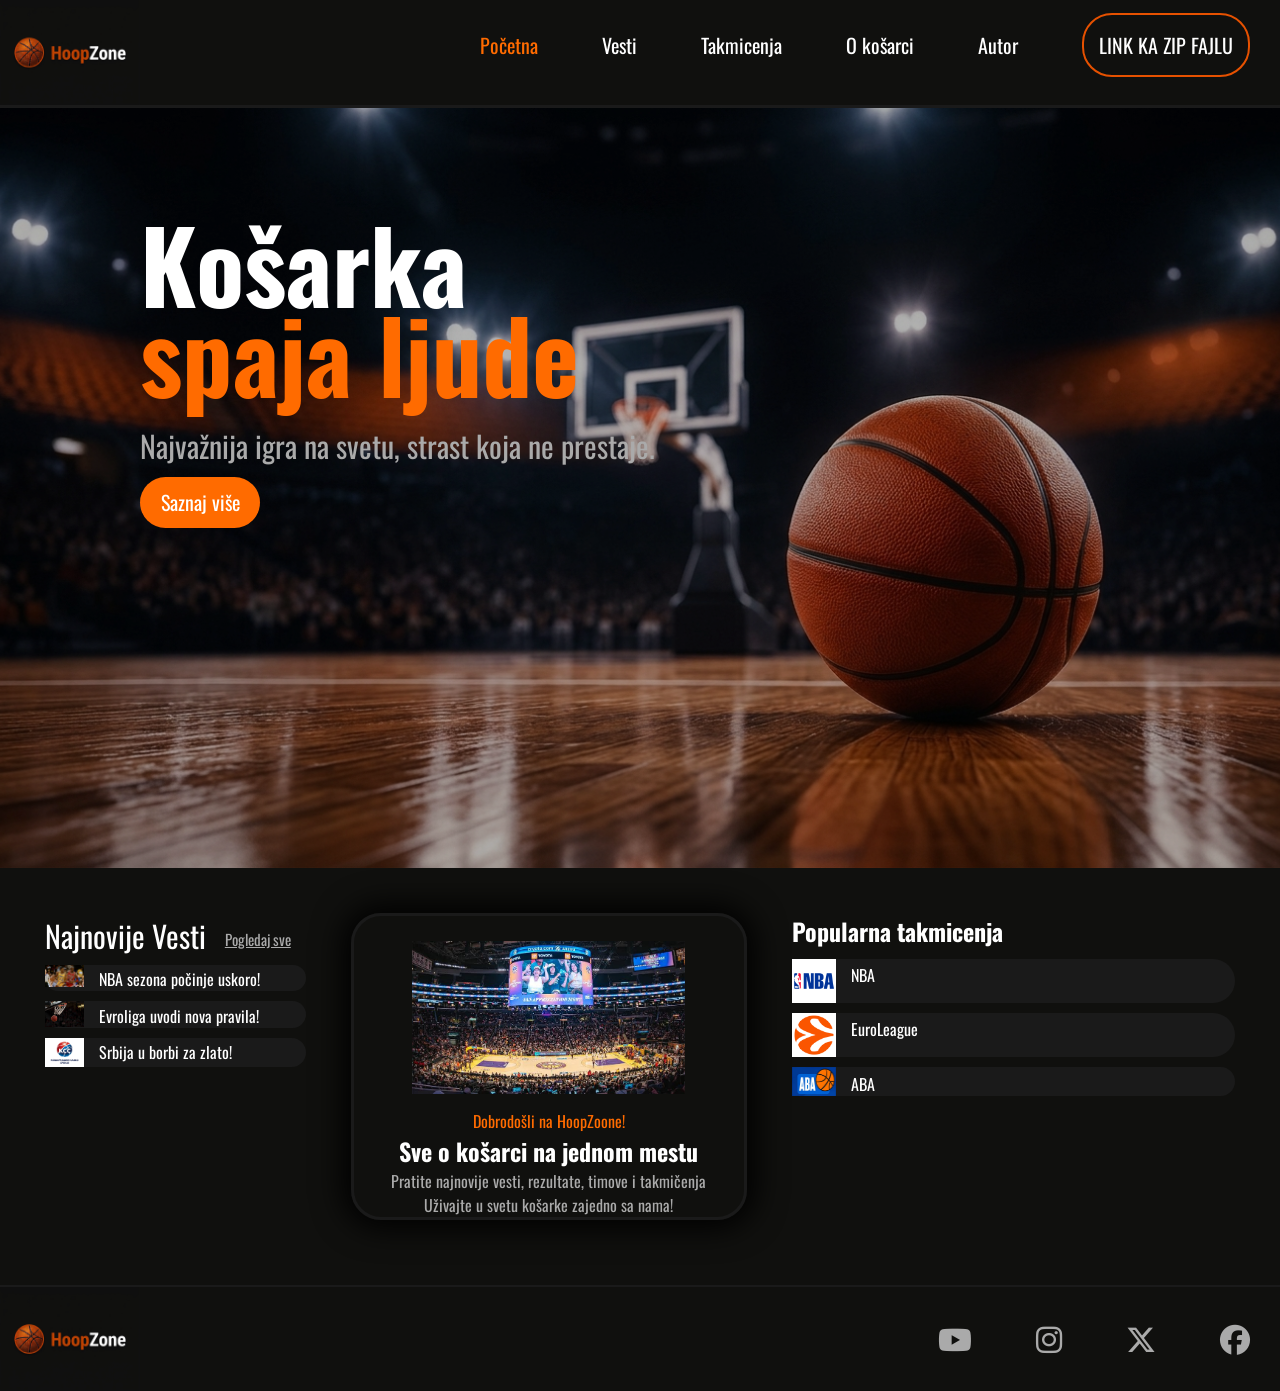
<file: index.html>
<!DOCTYPE html>
<html lang="en">
<head>
    <meta charset="UTF-8">
    <meta name="viewport" content="width=device-width, initial-scale=1.0">
    <link rel="stylesheet" href="style.css">

    <link rel="preconnect" href="https://fonts.googleapis.com">
    <link rel="preconnect" href="https://fonts.gstatic.com" crossorigin>
    <link href="https://fonts.googleapis.com/css2?family=Oswald:wght@200..700&display=swap" rel="stylesheet">
    <link rel="stylesheet" href="https://cdnjs.cloudflare.com/ajax/libs/font-awesome/6.7.2/css/all.min.css">
    <title>HoopZone</title>
</head>
<body>
    <header>
        <nav>
            <img src="slike/logo.jpeg" alt="HoopZone logo">

            <div class="menu">
                <ul>
                    <li><a href="index.html" class="aktivan">Početna</a></li>
                    <li><a href="vesti.html">Vesti</a></li>
                    <li><a href="takmicenja.html">Takmicenja</a></li>
                    <li><a href="o-kosarci.html">O košarci</a></li>
                    <li><a href="autor.html">Autor</a></li>
                    <li><a href="AndrejMarkovic-sajt.rar" download class="zip-fajl">LINK KA ZIP FAJLU</a></li>
                </ul>
            </div>
        </nav>
    </header>
    <main>
        <section class="hero">
            <div class="glavno">
                <h1>Košarka <br> <span>spaja ljude</span></h1>
                <p>Najvažnija igra na svetu, strast koja ne prestaje.</p>
                <a href="o-kosarci.html">Saznaj više</a>
            </div>
        </section>

        <section class="o-nama">
            <div class="novosti">
                <div class="naslov">
                    <p>Najnovije Vesti</p>
                    <a href="vesti.html">Pogledaj sve</a>
                </div>

                <div class="vesti">
                    <div class="vest">
                        <img src="slike/maxresdefault.jpg" alt="Medzik i Jordan">
                        <a href="https://www.nba.com/news/key-dates" target="_blank">NBA sezona počinje uskoro!</a>
                    </div>
                    <div class="vest">
                        <img src="slike/kos.jpeg" alt="Obruc">
                        <a href="https://www.euroleaguebasketball.net/sr/news/euroleague-basketball-announces-rule-updates-for-2026-27-season/" target="_blank">Evroliga uvodi nova pravila!</a>
                    </div>
                    <div class="vest">
                       <img src="slike/KSS.jpg" alt="Logo Košarkaškog saveza Srbije">
                        <a href="https://lat.rtrs.tv/vijesti/vijest.php?id=525888" target="_blank">Srbija u borbi za zlato!</a> 
                    </div>
                </div>
            </div>
            <div class="hoop-zone">
                <img src="slike/arena.jpeg" alt="Košarkaška arena">
                <p class="naslov">Dobrodošli na HoopZoone!</p>
                <h1>Sve o košarci na jednom mestu</h1>
                <p>Pratite najnovije vesti, rezultate, timove i takmičenja</p>
                <p>Uživajte u svetu košarke zajedno sa nama!</p>
            </div>
            <div class="takmicenja">
                <h1>Popularna takmicenja</h1>
                <div class="takmicenje">
                    <img src="slike/nba.png" alt="NBA logo">
                    <a href="https://www.nba.com/" target="_blank">NBA</a>
                </div>
                <div class="takmicenje">
                    <img src="slike/evroliga.png" alt="EuroLeague logo">
                    <a href="https://www.euroleaguebasketball.net/sr/euroleague/" target="_blank">EuroLeague</a>
                </div>
                <div class="takmicenje">
                    <img src="slike/aba-liga.jpg" alt="ABA liga logo">
                    <a href="https://www.aba-liga.com/" target="_blank">ABA</a>
                </div>
            </div>
        </section>
    </main>

    <footer>
        <img src="slike/logo.jpeg" alt="HoopZone logo">
        <div class="brzi-linkovi">
            <ul>
                <li><a href="https://www.youtube.com/" target="_blank"><i class="fa-brands fa-youtube"></i></a></li>
                <li><a href="https://www.instagram.com/" target="_blank"><i class="fa-brands fa-instagram"></i></a></li>
                <li><a href="https://x.com/" target="_blank""><i class="fa-brands fa-x-twitter"></i></a></li>
                <li><a href="https://www.facebook.com/?locale=sr_RS" target="_blank"><i class="fa-brands fa-facebook"></i></a></li>
            </ul>
        </div>
    </footer>
</body>
</html>
</file>
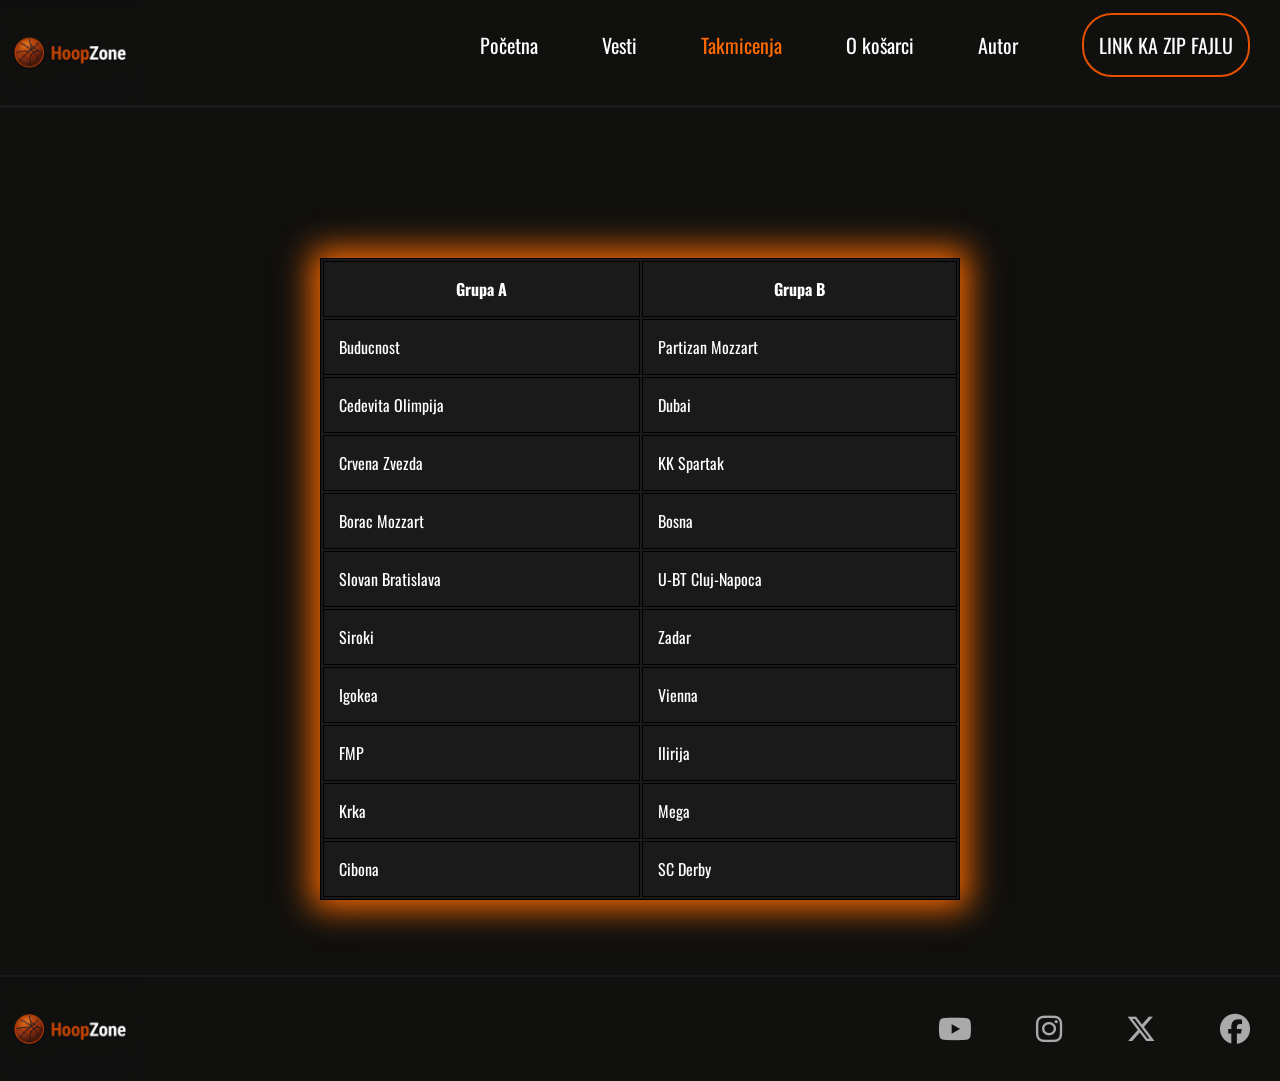
<file: ABA.html>
<!DOCTYPE html>
<html lang="en">
<head>
    <meta charset="UTF-8">
    <meta name="viewport" content="width=device-width, initial-scale=1.0">
    <link rel="stylesheet" href="style.css">

    <link rel="preconnect" href="https://fonts.googleapis.com">
    <link rel="preconnect" href="https://fonts.gstatic.com" crossorigin>
    <link href="https://fonts.googleapis.com/css2?family=Oswald:wght@200..700&display=swap" rel="stylesheet">
    <link rel="stylesheet" href="https://cdnjs.cloudflare.com/ajax/libs/font-awesome/6.7.2/css/all.min.css">
    <title>HoopZone</title>
</head>
<body>
    <header>
        <nav>
            <img src="slike/logo.jpeg" alt="HoopZone logo">

            <div class="menu">
                <ul>
                    <li><a href="index.html">Početna</a></li>
                    <li><a href="vesti.html">Vesti</a></li>
                    <li><a href="takmicenja.html" class="aktivan">Takmicenja</a></li>
                    <li><a href="o-kosarci.html">O košarci</a></li>
                    <li><a href="autor.html">Autor</a></li>
                    <li><a href="AndrejMarkovic-sajt.rar" download class="zip-fajl">LINK KA ZIP FAJLU</a></li>
                </ul>
            </div>
        </nav>
    </header>

     <main class="ekipe">
        <table>
            <tr>
                <th>Grupa A</th>
                <th>Grupa B</th>
            </tr>
            <tr>
                <td>Buducnost</td>
                <td>Partizan Mozzart</td>
            </tr>
            <tr>
                <td>Cedevita Olimpija</td>
                <td>Dubai</td>
            </tr>
            <tr>
                <td>Crvena Zvezda</td>
                <td>KK Spartak</td>
            </tr>
            <tr>
                <td>Borac Mozzart</td>
                <td>Bosna</td>
            </tr>
            <tr>
                <td>Slovan Bratislava</td>
                <td>U-BT Cluj-Napoca</td>
            </tr>
            <tr>
                <td>Siroki</td>
                <td>Zadar</td>
            </tr>
            <tr>
                <td>Igokea</td>
                <td>Vienna</td>
            </tr>
            <tr>
                <td>FMP</td>
                <td>Ilirija</td>
            </tr>
            <tr>
                <td>Krka</td>
                <td>Mega</td>
            </tr>
            <tr>
                <td>Cibona</td>
                <td>SC Derby</td>
            </tr>
        </table>
    </main>

   
    <footer>
        <a href="index.html"><img src="slike/logo.jpeg" alt="HoopZone logo"></a>
        <div class="brzi-linkovi">
            <ul>
                <li><a href="https://www.youtube.com/" target="_blank"><i class="fa-brands fa-youtube"></i></a></li>
                <li><a href="https://www.instagram.com/" target="_blank"><i class="fa-brands fa-instagram"></i></a></li>
                <li><a href="https://x.com/" target="_blank""><i class="fa-brands fa-x-twitter"></i></a></li>
                <li><a href="https://www.facebook.com/?locale=sr_RS" target="_blank"><i class="fa-brands fa-facebook"></i></a></li>
            </ul>
        </div>
    </footer>
</body>
</html>
</file>
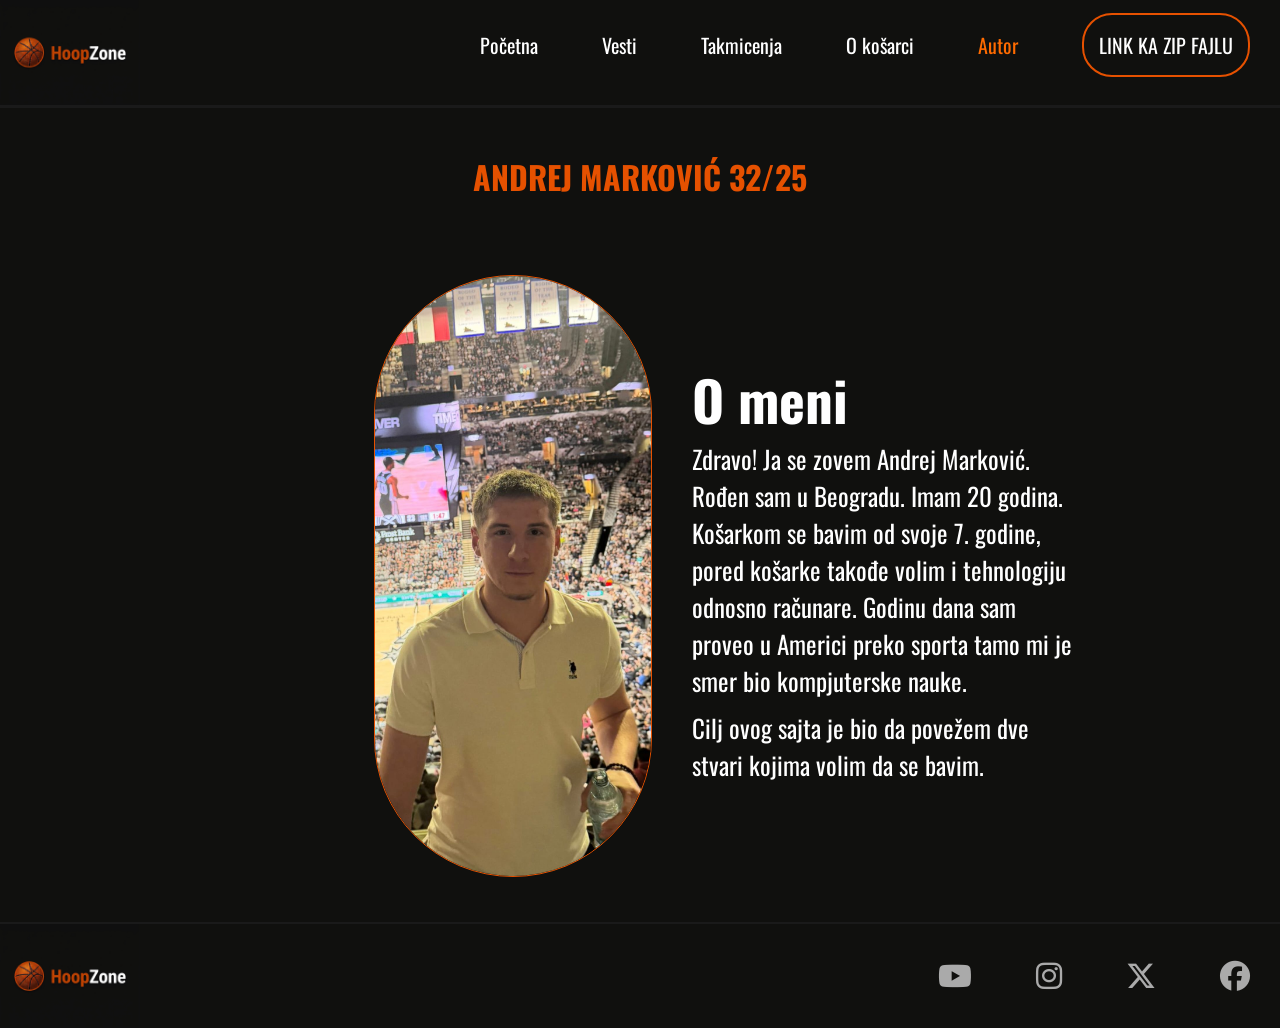
<file: autor.html>
<!DOCTYPE html>
<html lang="en">
<head>
    <meta charset="UTF-8">
    <meta name="viewport" content="width=device-width, initial-scale=1.0">
    <link rel="stylesheet" href="style.css">

    <link rel="preconnect" href="https://fonts.googleapis.com">
    <link rel="preconnect" href="https://fonts.gstatic.com" crossorigin>
    <link href="https://fonts.googleapis.com/css2?family=Oswald:wght@200..700&display=swap" rel="stylesheet">
    <link rel="stylesheet" href="https://cdnjs.cloudflare.com/ajax/libs/font-awesome/6.7.2/css/all.min.css">
    <title>HoopZone</title>
</head>
<body>
    <header>
        <nav>
            <img src="slike/logo.jpeg" alt="HoopZone logo">

            <div class="menu">
                <ul>
                    <li><a href="index.html">Početna</a></li>
                    <li><a href="vesti.html">Vesti</a></li>
                    <li><a href="takmicenja.html">Takmicenja</a></li>
                    <li><a href="o-kosarci.html">O košarci</a></li>
                    <li><a href="autor.html" class="aktivan">Autor</a></li>
                    <li><a href="AndrejMarkovic-sajt.rar" download class="zip-fajl">LINK KA ZIP FAJLU</a></li>
                </ul>
            </div>
        </nav>
    </header>

    <h1 class="index">Andrej Marković 32/25</h1>
    
    <main class="autor">
        <img src="slike/autor.jpeg" alt="autor">

        <section class="o-meni">
            <h1>O meni</h1>
            <div class="biografija">
                <p>Zdravo! Ja se zovem Andrej Marković. Rođen sam u Beogradu. Imam 20 godina. Košarkom se bavim od svoje 7. godine, pored košarke takođe volim i tehnologiju odnosno računare. Godinu dana sam proveo u Americi preko sporta tamo mi je smer bio kompjuterske nauke.</p>
                <p>Cilj ovog sajta je bio da povežem dve stvari kojima volim da se bavim.</p>
            </div>
        </section>
    </main>

    <footer>
        <img src="slike/logo.jpeg" alt="HoopZone logo">
        <div class="brzi-linkovi">
            <ul>
                <li><a href="https://www.youtube.com/" target="_blank"><i class="fa-brands fa-youtube"></i></a></li>
                <li><a href="https://www.instagram.com/" target="_blank"><i class="fa-brands fa-instagram"></i></a></li>
                <li><a href="https://x.com/" target="_blank""><i class="fa-brands fa-x-twitter"></i></a></li>
                <li><a href="https://www.facebook.com/?locale=sr_RS" target="_blank"><i class="fa-brands fa-facebook"></i></a></li>
            </ul>
        </div>
    </footer>
</body>
</html>
</file>
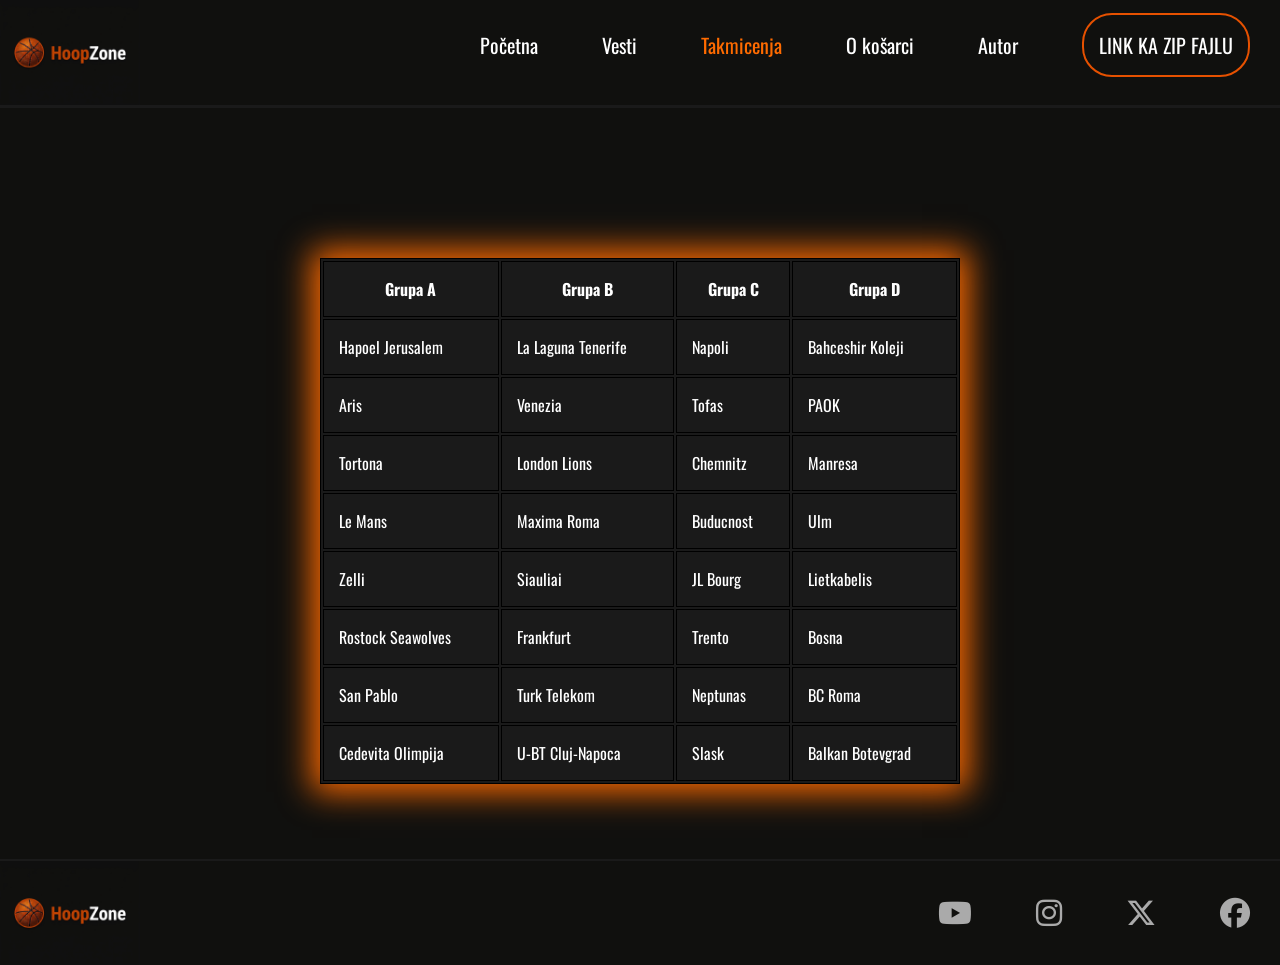
<file: EuroCup.html>
<!DOCTYPE html>
<html lang="en">
<head>
    <meta charset="UTF-8">
    <meta name="viewport" content="width=device-width, initial-scale=1.0">
    <link rel="stylesheet" href="style.css">

    <link rel="preconnect" href="https://fonts.googleapis.com">
    <link rel="preconnect" href="https://fonts.gstatic.com" crossorigin>
    <link href="https://fonts.googleapis.com/css2?family=Oswald:wght@200..700&display=swap" rel="stylesheet">
    <link rel="stylesheet" href="https://cdnjs.cloudflare.com/ajax/libs/font-awesome/6.7.2/css/all.min.css">
    <title>HoopZone</title>
</head>
<body>
    <header>
        <nav>
            <img src="slike/logo.jpeg" alt="HoopZone logo">

            <div class="menu">
                <ul>
                    <li><a href="index.html">Početna</a></li>
                    <li><a href="vesti.html">Vesti</a></li>
                    <li><a href="takmicenja.html" class="aktivan">Takmicenja</a></li>
                    <li><a href="o-kosarci.html">O košarci</a></li>
                    <li><a href="autor.html">Autor</a></li>
                    <li><a href="AndrejMarkovic-sajt.rar" download class="zip-fajl">LINK KA ZIP FAJLU</a></li>
                </ul>
            </div>
        </nav>
    </header>

    <main class="ekipe">
        <table>
            <tr>
                <th>Grupa A</th>
                <th>Grupa B</th>
                <th>Grupa C</th>
                <th>Grupa D</th>
            </tr>
            <tr>
                <td>Hapoel Jerusalem</td>
                <td>La Laguna Tenerife</td>
                <td>Napoli</td>
                <td>Bahceshir Koleji</td>
            </tr>
            <tr>
                <td>Aris</td>
                <td>Venezia</td>
                <td>Tofas</td>
                <td>PAOK</td>
            </tr>
            <tr>
                <td>Tortona</td>
                <td>London Lions</td>
                <td>Chemnitz</td>
                <td>Manresa</td>
            </tr>
            <tr>
                <td>Le Mans</td>
                <td>Maxima Roma</td>
                <td>Buducnost</td>
                <td>Ulm</td>
            </tr>
            <tr>
                <td>Zelli</td>
                <td>Siauliai</td>
                <td>JL Bourg</td>
                <td>Lietkabelis</td>
            </tr>
            <tr>
                <td>Rostock Seawolves</td>
                <td>Frankfurt</td>
                <td>Trento</td>
                <td>Bosna</td>
            </tr>
            <tr>
                <td>San Pablo</td>
                <td>Turk Telekom</td>
                <td>Neptunas</td>
                <td>BC Roma</td>
            </tr>
            <tr>
                <td>Cedevita Olimpija</td>
                <td>U-BT Cluj-Napoca</td>
                <td>Slask</td>
                <td>Balkan Botevgrad</td>
            </tr>
        </table>
    </main>

    <footer>
        <a href="index.html"><img src="slike/logo.jpeg" alt="HoopZone logo"></a>
        <div class="brzi-linkovi">
            <ul>
                <li><a href="https://www.youtube.com/" target="_blank"><i class="fa-brands fa-youtube"></i></a></li>
                <li><a href="https://www.instagram.com/" target="_blank"><i class="fa-brands fa-instagram"></i></a></li>
                <li><a href="https://x.com/" target="_blank""><i class="fa-brands fa-x-twitter"></i></a></li>
                <li><a href="https://www.facebook.com/?locale=sr_RS" target="_blank"><i class="fa-brands fa-facebook"></i></a></li>
            </ul>
        </div>
    </footer>
</body>
</html>
</file>
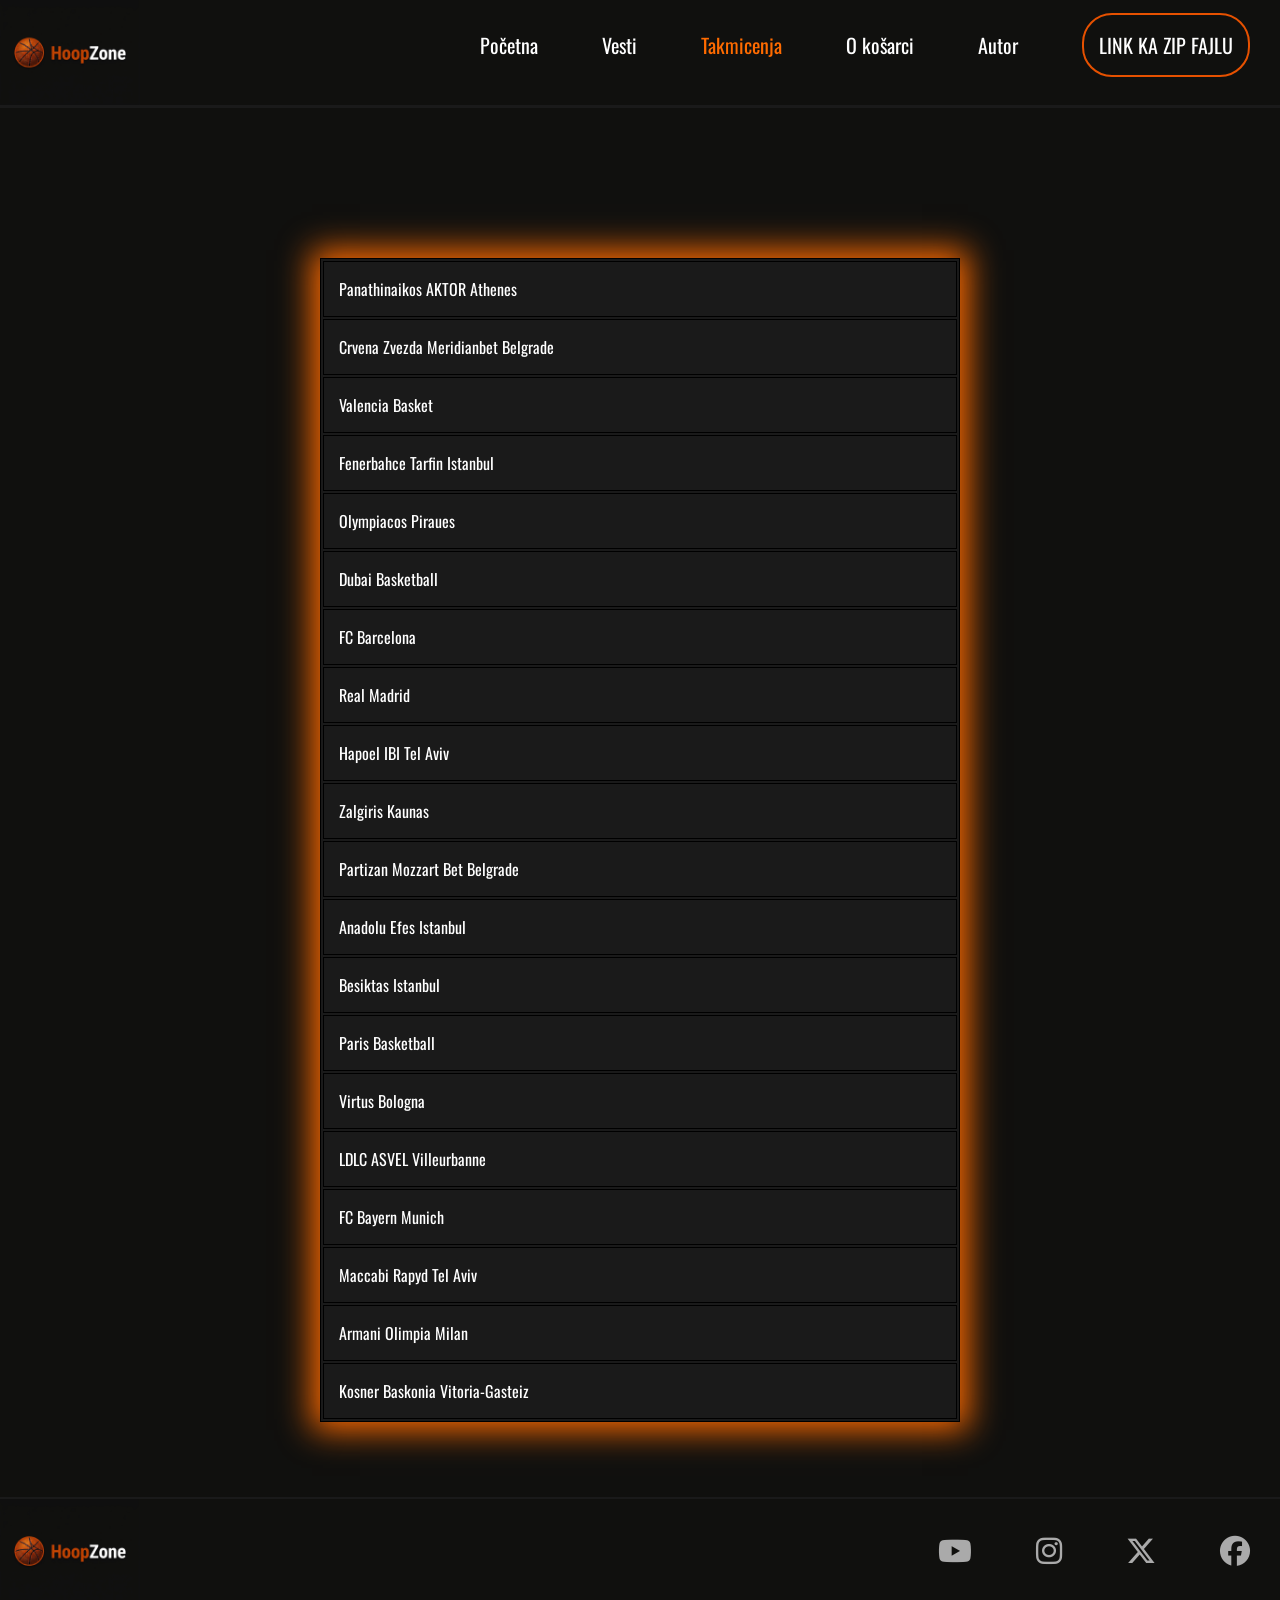
<file: Euroleague.html>
<!DOCTYPE html>
<html lang="en">
<head>
    <meta charset="UTF-8">
    <meta name="viewport" content="width=device-width, initial-scale=1.0">
    <link rel="stylesheet" href="style.css">

    <link rel="preconnect" href="https://fonts.googleapis.com">
    <link rel="preconnect" href="https://fonts.gstatic.com" crossorigin>
    <link href="https://fonts.googleapis.com/css2?family=Oswald:wght@200..700&display=swap" rel="stylesheet">
    <link rel="stylesheet" href="https://cdnjs.cloudflare.com/ajax/libs/font-awesome/6.7.2/css/all.min.css">
    <title>HoopZone</title>
</head>
<body>
    <header>
        <nav>
            <img src="slike/logo.jpeg" alt="HoopZone logo">

            <div class="menu">
                <ul>
                    <li><a href="index.html">Početna</a></li>
                    <li><a href="vesti.html">Vesti</a></li>
                    <li><a href="takmicenja.html" class="aktivan">Takmicenja</a></li>
                    <li><a href="o-kosarci.html">O košarci</a></li>
                    <li><a href="autor.html">Autor</a></li>
                    <li><a href="AndrejMarkovic-sajt.rar" download class="zip-fajl">LINK KA ZIP FAJLU</a></li>
                </ul>
            </div>
        </nav>
    </header>

    <main class="ekipe">
        <table>
            <tr>
                <td>Panathinaikos AKTOR Athenes</td>
            </tr>
            <tr>
                <td>Crvena Zvezda Meridianbet Belgrade</td>
            </tr>
            <tr>
                <td>Valencia Basket</td>
            </tr>
            <tr>
                <td>Fenerbahce Tarfin Istanbul</td>
            </tr>
            <tr>
                <td>Olympiacos Piraues</td>
            </tr>
            <tr>
                <td>Dubai Basketball</td>
            </tr>
            <tr>
                <td>FC Barcelona</td>
            </tr>
            <tr>
                <td>Real Madrid</td>
            </tr>
            <tr>
                <td>Hapoel IBI Tel Aviv</td>
            </tr>
            <tr>
                <td>Zalgiris Kaunas</td>
            </tr>
            <tr>
                <td>Partizan Mozzart Bet Belgrade</td>
            </tr>
            <tr>
                <td>Anadolu Efes Istanbul</td>
            </tr>
            <tr>
                <td>Besiktas Istanbul</td>
            </tr>
            <tr>
                <td>Paris Basketball</td>
            </tr>
            <tr>
                <td>Virtus Bologna</td>
            </tr>
            <tr>
                <td>LDLC ASVEL Villeurbanne</td>
            </tr>
            <tr>
                <td>FC Bayern Munich</td>
            </tr>
            <tr>
                <td>Maccabi Rapyd Tel Aviv</td>
            </tr>
            <tr>
                <td>Armani Olimpia Milan</td>
            </tr>
            <tr>
                <td>Kosner Baskonia Vitoria-Gasteiz</td>
            </tr>
        </table>
    </main>

    <footer>
        <a href="index.html"><img src="slike/logo.jpeg" alt="HoopZone logo"></a>
        <div class="brzi-linkovi">
            <ul>
                <li><a href="https://www.youtube.com/" target="_blank"><i class="fa-brands fa-youtube"></i></a></li>
                <li><a href="https://www.instagram.com/" target="_blank"><i class="fa-brands fa-instagram"></i></a></li>
                <li><a href="https://x.com/" target="_blank""><i class="fa-brands fa-x-twitter"></i></a></li>
                <li><a href="https://www.facebook.com/?locale=sr_RS" target="_blank"><i class="fa-brands fa-facebook"></i></a></li>
            </ul>
        </div>
    </footer>
</body>
</html>
</file>
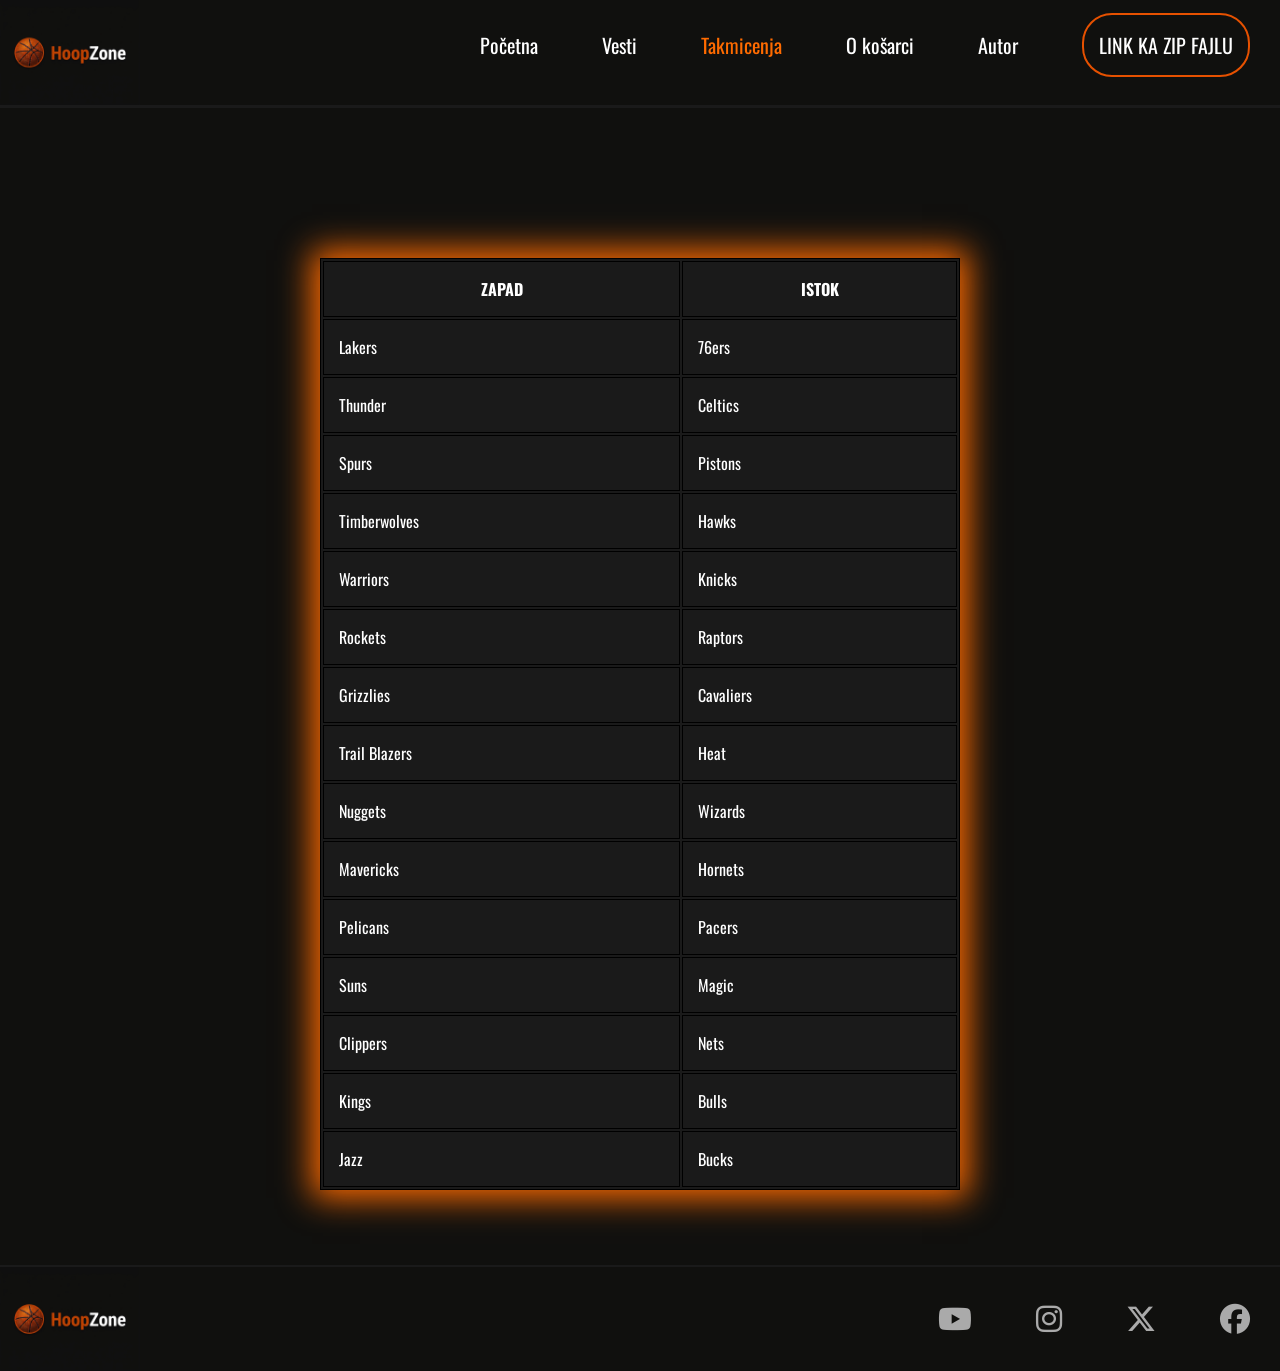
<file: NBA.html>
<!DOCTYPE html>
<html lang="en">
<head>
    <meta charset="UTF-8">
    <meta name="viewport" content="width=device-width, initial-scale=1.0">
    <link rel="stylesheet" href="style.css">

    <link rel="preconnect" href="https://fonts.googleapis.com">
    <link rel="preconnect" href="https://fonts.gstatic.com" crossorigin>
    <link href="https://fonts.googleapis.com/css2?family=Oswald:wght@200..700&display=swap" rel="stylesheet">
    <link rel="stylesheet" href="https://cdnjs.cloudflare.com/ajax/libs/font-awesome/6.7.2/css/all.min.css">
    <title>HoopZone</title>
</head>
<body>
    <header>
        <nav>
            <img src="slike/logo.jpeg" alt="HoopZone logo">

            <div class="menu">
                <ul>
                    <li><a href="index.html">Početna</a></li>
                    <li><a href="vesti.html">Vesti</a></li>
                    <li><a href="takmicenja.html" class="aktivan">Takmicenja</a></li>
                    <li><a href="o-kosarci.html">O košarci</a></li>
                    <li><a href="autor.html">Autor</a></li>
                    <li><a href="AndrejMarkovic-sajt.rar" download class="zip-fajl">LINK KA ZIP FAJLU</a></li>
                </ul>
            </div>
        </nav>
    </header>

    <main class="ekipe">
        <table>
            <tr>
                <th>ZAPAD</th>
                <th>ISTOK</th>
            </tr>
            <tr>
                <td>Lakers</td>
                <td>76ers</td>
            </tr>
            <tr>
                <td>Thunder</td>
                <td>Celtics</td>
            </tr>
            <tr>
                <td>Spurs</td>
                <td>Pistons</td>
            </tr>
            <tr>
                <td>Timberwolves</td>
                <td>Hawks</td>
            </tr>
            <tr>
                <td>Warriors</td>
                <td>Knicks</td>
            </tr>
            <tr>
                <td>Rockets</td>
                <td>Raptors</td>
            </tr>
            <tr>
                <td>Grizzlies</td>
                <td>Cavaliers</td>
            </tr>
            <tr>
                <td>Trail Blazers</td>
                <td>Heat</td>
            </tr>
            <tr>
                <td>Nuggets</td>
                <td>Wizards</td>
            </tr>
            <tr>
                <td>Mavericks</td>
                <td>Hornets</td>
            </tr>
            <tr>
                <td>Pelicans</td>
                <td>Pacers</td>
            </tr>
            <tr>
                <td>Suns</td>
                <td>Magic</td>
            </tr>
            <tr>
                <td>Clippers</td>
                <td>Nets</td>
            </tr>
            <tr>
                <td>Kings</td>
                <td>Bulls</td>
            </tr>
            <tr>
                <td>Jazz</td>
                <td>Bucks</td>
            </tr>
        </table>
    </main>

    <footer>
        <a href="index.html"><img src="slike/logo.jpeg" alt="HoopZone logo"></a>
        <div class="brzi-linkovi">
            <ul>
                <li><a href="https://www.youtube.com/" target="_blank"><i class="fa-brands fa-youtube"></i></a></li>
                <li><a href="https://www.instagram.com/" target="_blank"><i class="fa-brands fa-instagram"></i></a></li>
                <li><a href="https://x.com/" target="_blank""><i class="fa-brands fa-x-twitter"></i></a></li>
                <li><a href="https://www.facebook.com/?locale=sr_RS" target="_blank"><i class="fa-brands fa-facebook"></i></a></li>
            </ul>
        </div>
    </footer>
</body>
</html>
</file>
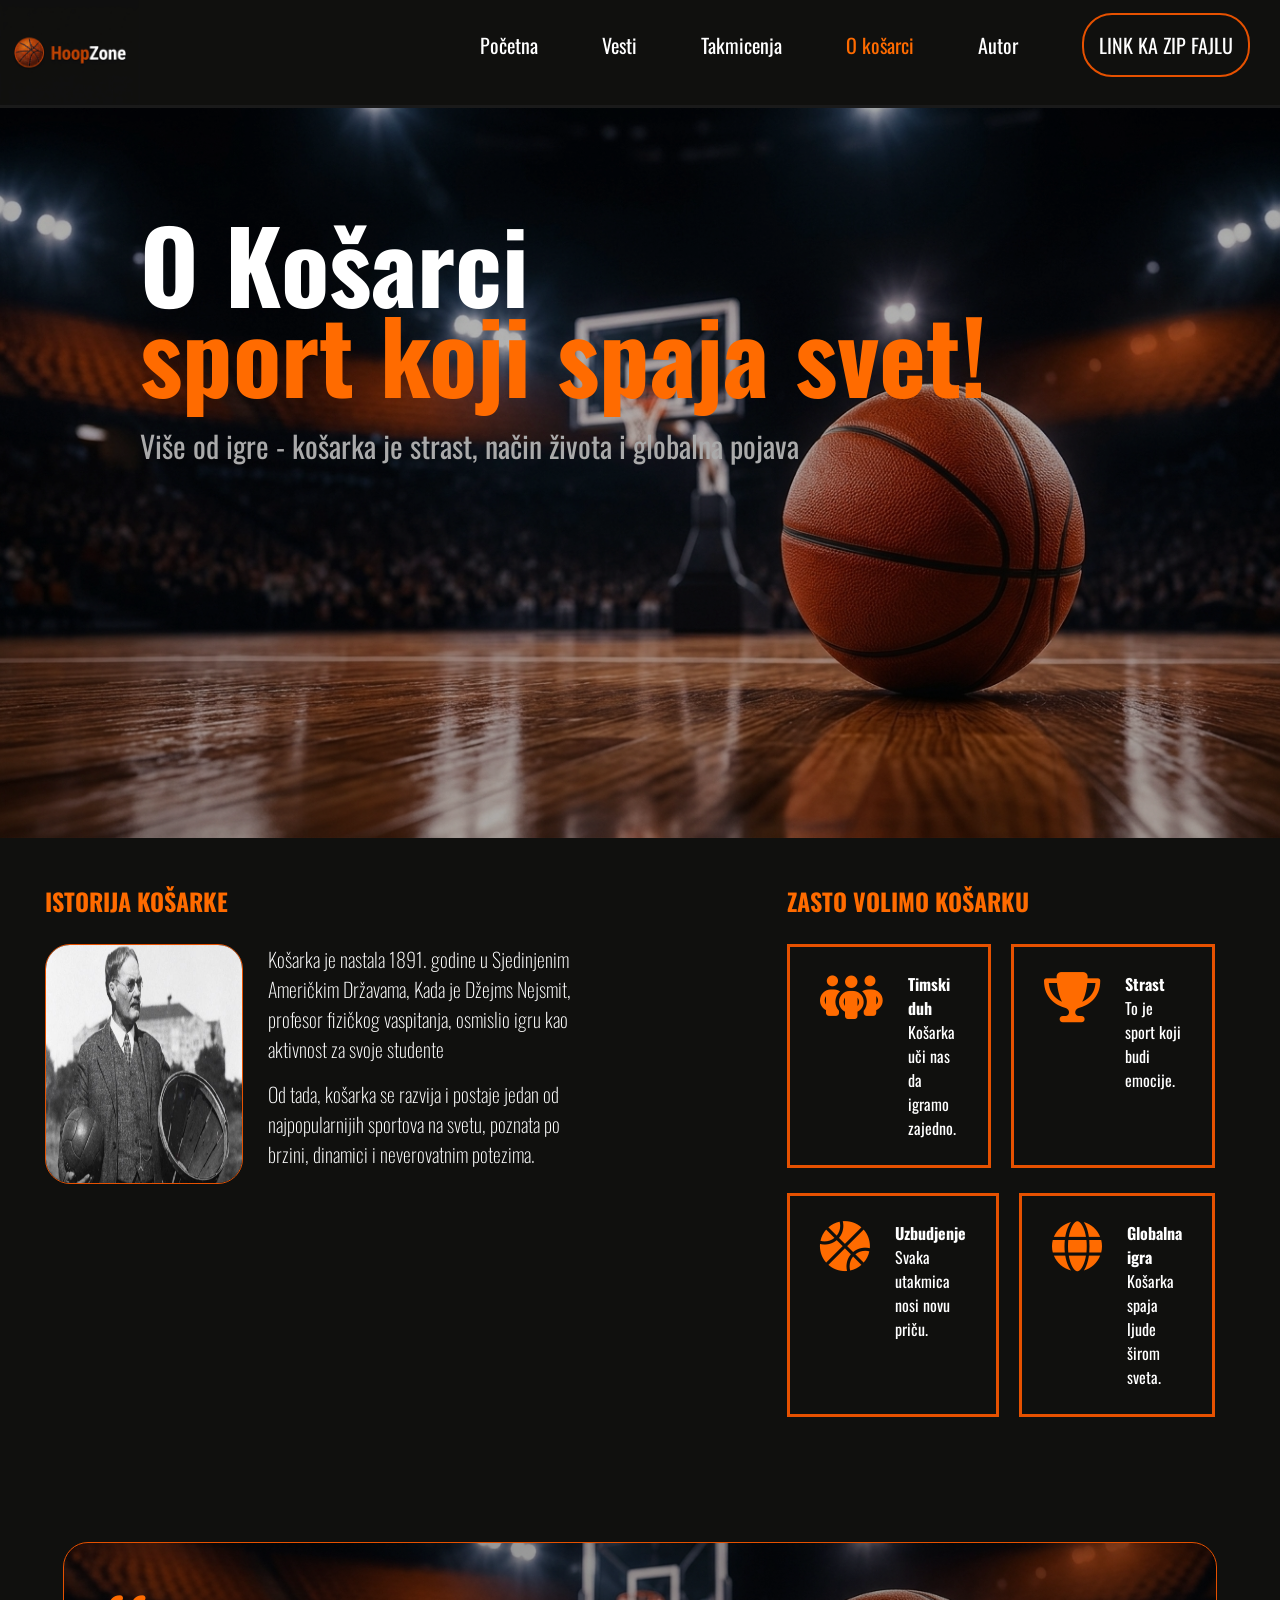
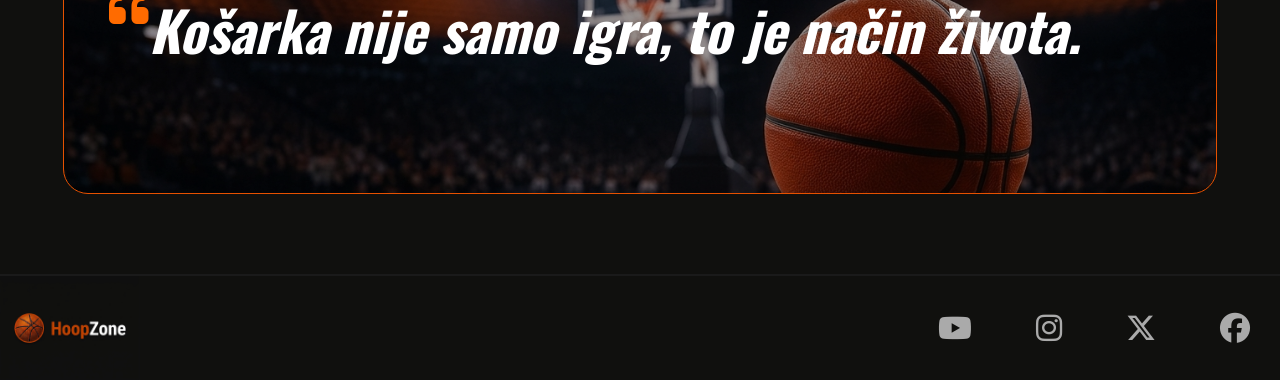
<file: o-kosarci.html>
<!DOCTYPE html>
<html lang="en">
<head>
    <meta charset="UTF-8">
    <meta name="viewport" content="width=device-width, initial-scale=1.0">
    <link rel="stylesheet" href="style.css">

    <link rel="preconnect" href="https://fonts.googleapis.com">
    <link rel="preconnect" href="https://fonts.gstatic.com" crossorigin>
    <link href="https://fonts.googleapis.com/css2?family=Oswald:wght@200..700&display=swap" rel="stylesheet">
    <link rel="stylesheet" href="https://cdnjs.cloudflare.com/ajax/libs/font-awesome/6.7.2/css/all.min.css">
    <title>HoopZone</title>
</head>
<body>
    <header>
        <nav>
            <img src="slike/logo.jpeg" alt="HoopZone logo">

            <div class="menu">
                <ul>
                    <li><a href="index.html">Početna</a></li>
                    <li><a href="vesti.html">Vesti</a></li>
                    <li><a href="takmicenja.html">Takmicenja</a></li>
                    <li><a href="o-kosarci.html" class="aktivan">O košarci</a></li>
                    <li><a href="autor.html">Autor</a></li>
                    <li><a href="AndrejMarkovic-sajt.rar" download class="zip-fajl">LINK KA ZIP FAJLU</a></li>
                </ul>
            </div>
        </nav>
    </header>

    <main>
        <section class="hero">
            <div class="glavno">
                <h1>O Košarci <br> <span>sport koji spaja svet!</span></h1>
                <p>Više od igre - košarka je strast, način života i globalna pojava</p>
            </div>
        </section>


        <section class="o-kosarci">
            <div class="istorija">
                <h1>Istorija košarke</h1>
                
                <div class="flex">
                    <img src="slike/dzejms-nejsmit.jpeg" alt="Dzejms Nejsmit">
                    <div class="opis">
                        <p>Košarka je nastala 1891. godine u Sjedinjenim <br> 
                        Američkim Državama, Kada je Džejms Nejsmit, <br>
                        profesor fizičkog vaspitanja, osmislio igru kao <br>
                        aktivnost za svoje studente</p>
                    <p>Od tada, košarka se razvija i postaje jedan od <br>
                    najpopularnijih sportova na svetu, poznata po <br> 
                    brzini, dinamici i neverovatnim  potezima.</p>
                    </div>
                </div>
            </div>
            <div class="ljubav">
                <h1>Zasto volimo košarku</h1>

                <div class="flex">
                    <div class="prvi red">
                        <div class="levi">
                            <i class="fa-solid fa-people-group"></i>
                            <div class="opis">
                                <h4>Timski duh</h4>
                                <p>Košarka uči nas da igramo zajedno.</p>
                            </div>
                        </div>

                        <div class="desni">
                            <i class="fa-solid fa-trophy"></i>
                            <div class="opis">
                                <h4>Strast</h4>
                                <p>To je sport koji budi emocije.</p>
                            </div>
                        </div>
                    </div>
                    <div class="drugi red">
                        <div class="levi">
                            <i class="fa-solid fa-basketball"></i>
                            <div class="opis">
                                <h4>Uzbudjenje</h4>
                                <p>Svaka utakmica nosi novu priču.</p>
                            </div>
                        </div>

                        <div class="desni">
                            <i class="fa-solid fa-globe"></i>
                            <div class="opis">
                                <h4>Globalna igra</h4>
                                <p>Košarka spaja ljude širom sveta.</p>
                            </div>
                        </div>
                    </div>
                </div>
            </div>   
        </section>

        <div class="citat">
                <div class="naslov">
                    <i class="fa-solid fa-quote-left"></i>
                    <h1>Košarka nije samo igra, to je način života.</h1>
                </div>
        </div>
    </main>

    <footer>
        <img src="slike/logo.jpeg" alt="HoopZone logo">
        <div class="brzi-linkovi">
            <ul>
                <li><a href="https://www.youtube.com/" target="_blank"><i class="fa-brands fa-youtube"></i></a></li>
                <li><a href="https://www.instagram.com/" target="_blank"><i class="fa-brands fa-instagram"></i></a></li>
                <li><a href="https://x.com/" target="_blank""><i class="fa-brands fa-x-twitter"></i></a></li>
                <li><a href="https://www.facebook.com/?locale=sr_RS" target="_blank"><i class="fa-brands fa-facebook"></i></a></li>
            </ul>
        </div>
    </footer>
</body>
</html>
</file>
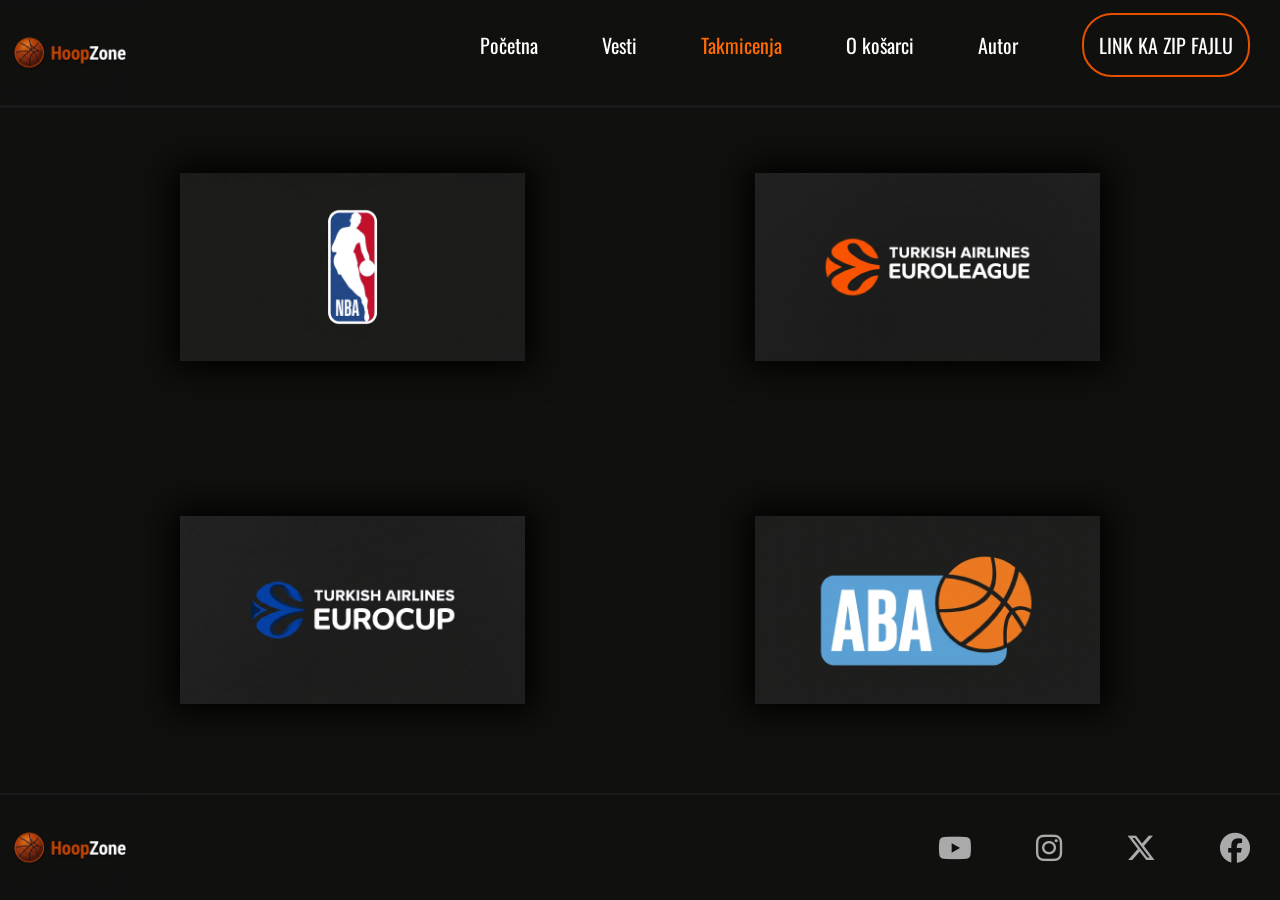
<file: takmicenja.html>
<!DOCTYPE html>
<html lang="en">
<head>
    <meta charset="UTF-8">
    <meta name="viewport" content="width=device-width, initial-scale=1.0">
    <link rel="stylesheet" href="style.css">

    <link rel="preconnect" href="https://fonts.googleapis.com">
    <link rel="preconnect" href="https://fonts.gstatic.com" crossorigin>
    <link href="https://fonts.googleapis.com/css2?family=Oswald:wght@200..700&display=swap" rel="stylesheet">
    <link rel="stylesheet" href="https://cdnjs.cloudflare.com/ajax/libs/font-awesome/6.7.2/css/all.min.css">
    <title>HoopZone</title>
</head>
<body>
    <header>
        <nav>
            <img src="slike/logo.jpeg" alt="HoopZone logo">

            <div class="menu">
                <ul>
                    <li><a href="index.html">Početna</a></li>
                    <li><a href="vesti.html">Vesti</a></li>
                    <li><a href="takmicenja.html" class="aktivan">Takmicenja</a></li>
                    <li><a href="o-kosarci.html">O košarci</a></li>
                    <li><a href="autor.html">Autor</a></li>
                    <li><a href="AndrejMarkovic-sajt.rar" download class="zip-fajl">LINK KA ZIP FAJLU</a></li>
                </ul>
            </div>
        </nav>
    </header>

    <main>
        <section class="ekipe">
            <div class="ekipa">
                <a href="NBA.html"><img src="takmicenja-slike/NBA.jpeg" alt="NBA logo"></a>
            </div>
            <div class="ekipa">
                <a href="Euroleague.html"><img src="takmicenja-slike/Evroliga.jpeg" alt="Evroliga logo"></a>
            </div>
        </section>
    </main>

    <main>
        <section class="ekipe">
            <div class="ekipa">
                <a href="EuroCup.html"><img src="takmicenja-slike/evrocup.jpeg" alt="Evrocup logo"></a>
            </div>
            <div class="ekipa">
                <a href="ABA.html"><img src="takmicenja-slike/ABA.jpeg" alt="ABA logo"></a>
            </div>
        </section>
    </main>

    <footer>
        <a href="index.html"><img src="slike/logo.jpeg" alt="HoopZone logo"></a>
        <div class="brzi-linkovi">
            <ul>
                <li><a href="https://www.youtube.com/" target="_blank"><i class="fa-brands fa-youtube"></i></a></li>
                <li><a href="https://www.instagram.com/" target="_blank"><i class="fa-brands fa-instagram"></i></a></li>
                <li><a href="https://x.com/" target="_blank""><i class="fa-brands fa-x-twitter"></i></a></li>
                <li><a href="https://www.facebook.com/?locale=sr_RS" target="_blank"><i class="fa-brands fa-facebook"></i></a></li>
            </ul>
        </div>
    </footer>
</body>
</html>
</file>
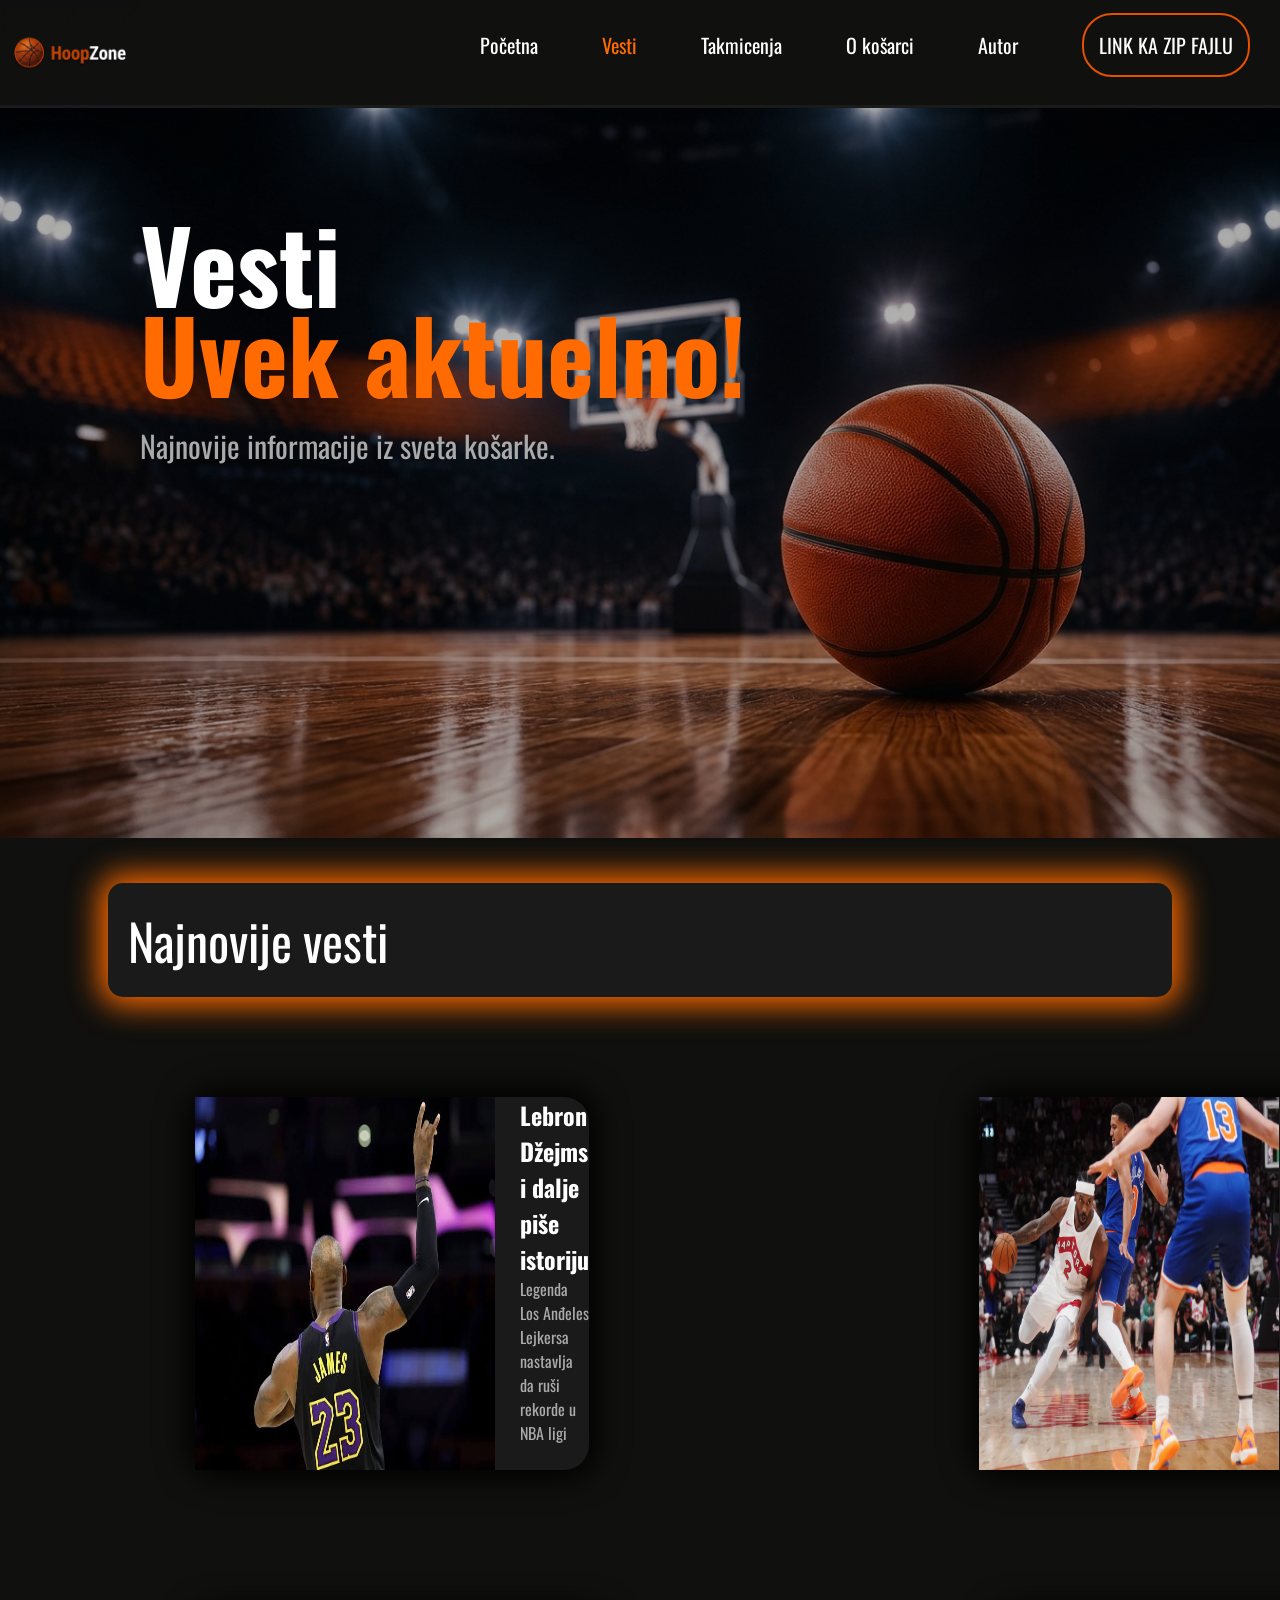
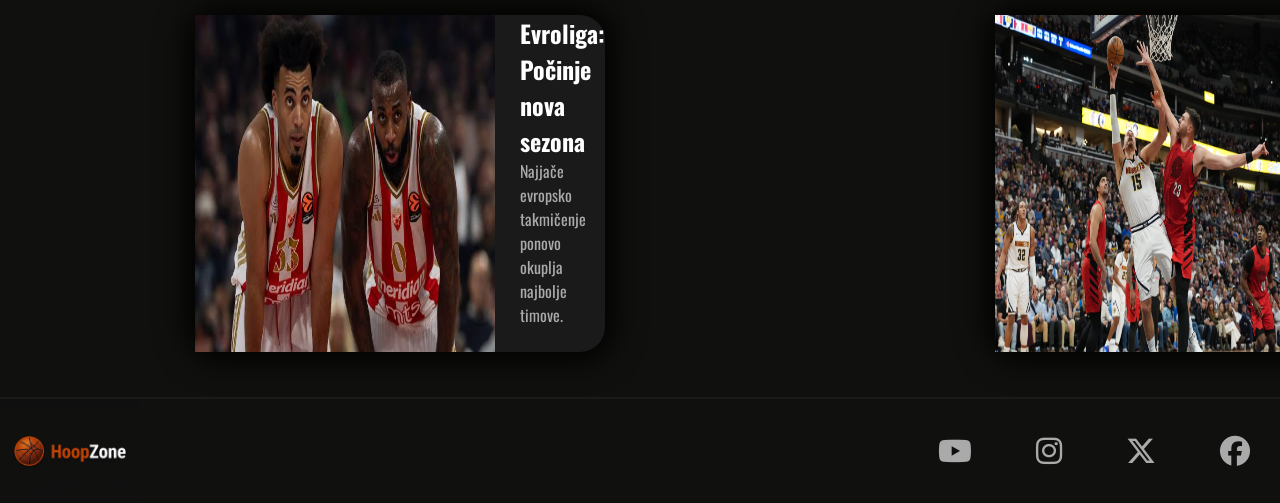
<file: vesti.html>
<!DOCTYPE html>
<html lang="en">
<head>
    <meta charset="UTF-8">
    <meta name="viewport" content="width=device-width, initial-scale=1.0">
    <link rel="stylesheet" href="style.css">

    <link rel="preconnect" href="https://fonts.googleapis.com">
    <link rel="preconnect" href="https://fonts.gstatic.com" crossorigin>
    <link href="https://fonts.googleapis.com/css2?family=Oswald:wght@200..700&display=swap" rel="stylesheet">
    <link rel="stylesheet" href="https://cdnjs.cloudflare.com/ajax/libs/font-awesome/6.7.2/css/all.min.css">
    <title>HoopZone</title>
</head>
<body>
    <header>
        <nav>
            <img src="slike/logo.jpeg" alt="HoopZone logo">

            <div class="menu">
                <ul>
                    <li><a href="index.html">Početna</a></li>
                    <li><a href="vesti.html" class="aktivan">Vesti</a></li>
                    <li><a href="takmicenja.html">Takmicenja</a></li>
                    <li><a href="o-kosarci.html">O košarci</a></li>
                    <li><a href="autor.html">Autor</a></li>
                    <li><a href="AndrejMarkovic-sajt.rar" download class="zip-fajl">LINK KA ZIP FAJLU</a></li>
                </ul>
            </div>
        </nav>
    </header>

    <main>
        <section class="hero">
            <div class="glavno">
                <h1>Vesti <br> <span>Uvek aktuelno!</span></h1>
                <p>Najnovije informacije iz sveta košarke.</p>
            </div>
        </section>

        <section class="glavne-vesti">
            <div class="naslov">
                <p>Najnovije vesti</p>
            </div>
            <div class="vesti">
                <div class="vest">
                    <img src="slike/lebron.jpeg" alt="Lebron James">
                    <div class="opis">
                        <h1><a href="https://nova.rs/sport/kosarka/lebron-dzejms-istorija-nba-liga-najvise-odigranih-utakmica/" target="_blank">Lebron Džejms i dalje piše istoriju</a></h1>
                        <p>Legenda Los Anđeles Lejkersa nastavlja da ruši rekorde u NBA ligi</p>
                    </div>
                </div>
                <div class="vest">
                    <img src="slike/vesti.jpg" alt="raptors tim">
                    <div class="opis">
                        <h1><a href="https://www.mozzartsport.com/kosarka/vesti/ogromne-promene-u-nba-prosirenje-lige-vraca-se-sijetl-stize-i-las-vegas/538786" target="_blank"">Novi format NBA sezone donosi promene</a></h1>
                        <p>Liga uvodi jos dinamičniji format takmičenja.</p>
                    </div>
                </div>
            </div>
            <div class="vesti">
                <div class="vest">
                    <img src="slike/crvena-zvezda.jpeg" alt="dva igraca iz crvene zvezde">
                    <div class="opis">
                        <h1> <a href="https://www.euroleaguebasketball.net/sr/euroleague/standings/format/" target="_blank">Evroliga: Počinje nova sezona</a></h1>
                        <p>Najjače evropsko takmičenje ponovo okuplja najbolje timove.</p>     
                    </div>
                </div>
                <div class="vest">
                    <img src="slike/nikola-jokic.jpg" alt="Lebron James">
                    <div class="opis">
                        <h1><a href="https://sportal.blic.rs/prica/nikola-jokic-je-mvp-nba-lige-a-evo-i-zasto-denver-nagetsi-objavili-video-sa-najboljim-potezima-dzokera-2024050715363127743" target="_blank">Jokić nastavlja da oduševljava</a></h1>
                        <p>Srpski as još jednom pokazao zašto je MVP.</p> 
                    </div>
                </div>
            </div>
        </section>
    </main>

    <footer>
        <a href="index.html"><img src="slike/logo.jpeg" alt="HoopZone logo"></a>
        <div class="brzi-linkovi">
            <ul>
                <li><a href="https://www.youtube.com/" target="_blank"><i class="fa-brands fa-youtube"></i></a></li>
                <li><a href="https://www.instagram.com/" target="_blank"><i class="fa-brands fa-instagram"></i></a></li>
                <li><a href="https://x.com/" target="_blank""><i class="fa-brands fa-x-twitter"></i></a></li>
                <li><a href="https://www.facebook.com/?locale=sr_RS" target="_blank"><i class="fa-brands fa-facebook"></i></a></li>
            </ul>
        </div>
    </footer>
</body>
</html>
</file>
<file: style.css>
*{
    margin: 0;
    padding: 0;
    font-family: 'Oswald', sans-serif;
}

body {
    min-height: 100vh;
    display: flex;
    flex-direction: column;
    background-color: #10100e;
}

main {
    flex: 1;
}

header nav {
    display: flex;
    justify-content: space-between;
    background-color: #10100e;
    border-bottom: 3px solid #1a1a1a;;
}

header nav img{
    width: 140px;
    height: auto;
    display: block;
}

header nav .menu ul li{
    display: inline-block;
    padding: 15px;
    margin: 15px;
}

header nav .menu ul li a{
    text-decoration: none;
    font-size: 20px;
    color: #ffffff;
    transition: .5s;
}

header nav .menu ul li a:hover{
    color: #e65100;
}

header nav .menu ul li .aktivan{
    color: #ff6b00;
}

header nav .menu ul li .zip-fajl{
    border: 2px solid #e65100;
    padding: 15px;
    border-radius: 30px;
    transition: .5s;
}

header nav .menu ul li .zip-fajl:hover{
    background-color: #e65100;
    color: #ffffff;
}

main .hero{
    background-image: url(slike/hero-section.jpeg);
    background-position: center;
    background-size: cover;
    background-color: rgba(0, 0, 0, 0.3);
    background-blend-mode: multiply;
    padding-top: 110px;
    display: flex;
    align-items: center;
    padding-left: 140px;
    padding-bottom: 350px;
}

main .hero .glavno h1{
    font-size: 100px;
    color: #ffffff;
    line-height: 0.9;
    padding-bottom: 25px;
}

main .hero .glavno h1 span{
    color: #ff6b00;
}

main .hero .glavno p{
    color: #aaaaaa;
    margin-bottom: 20px;
    font-size: 30px;
}

main .hero .glavno a{
    color: #ffffff;
    background-color: #ff6b00;
    font-size: 20px;
    border: none;
    padding: 2% 4%;
    border-radius: 40px;
    text-decoration: none;
    transition: .5s ease;
}

main .hero .glavno a:hover{
    background-color: #e65100;
}

main .o-nama{
    background-color: #10100e;
    padding-top: 45px;
    display: flex;
    padding-left: 45px;
    padding-bottom: 65px;
}

main .o-nama .novosti{
    margin-right: 45px;
    width: 40%;
}

main .o-nama .novosti .naslov{
    display: flex;
    justify-content: space-between;
}

main .o-nama .novosti .naslov p{
    font-size: 30px;
    color: #ffffff;
}

main .o-nama .novosti .naslov a{
    padding: 15px;
    font-size: 15px;
    color: #aaaaaa;
    transition: .5s ease;
}

main .o-nama .novosti .naslov a:hover{
    color: #e65100;
}

main .o-nama .novosti .vesti .vest{
    background-color: #1a1a1a;
    display: flex;
    align-items: flex-start;
    margin-bottom: 10px;
    border-radius: 45px;
}

main .o-nama .novosti .vesti .vest img{
    width: 15%;
    height: auto;
    margin-right: 15px;
}

main .o-nama .novosti .vesti .vest a{
    color: #ffffff;
    text-decoration: none;
    transition: .5s ease;
    margin-top: 1%;
}

main .o-nama .novosti .vesti .vest a:hover{
    color: #e65100;
}

main .o-nama .hoop-zone{
    margin-right: 45px;
    border: 3px solid #1a1a1a;
    display: flex;
    flex-direction: column;
    align-items: center;
    border-radius: 30px;
    padding-top: 25px;
    -webkit-box-shadow: 0px 0px 31px 8px #000000; 
    box-shadow: 0px 0px 31px 8px #000000;
}

main .o-nama .hoop-zone img{
    width: 70%;
    height: auto;
    margin-bottom: 15px;
}

main .o-nama .hoop-zone .naslov{
    color: #ff6b00;
}

main .o-nama .hoop-zone h1{
    color: #ffffff;
}

main .o-nama .hoop-zone p{
    color: #aaaaaa;
}

main .o-nama .takmicenja{
    margin-right: 45px;
}

main .o-nama .takmicenja h1{
    color: #ffffff;
    margin-bottom: 10px;
}

main .o-nama .takmicenja .takmicenje{
    background-color: #1a1a1a;
    margin-bottom: 10px;
    display: flex;
    border-radius: 45px;
}

main .o-nama .takmicenja .takmicenje img{
    width: 10%;
    height: auto;
    margin-right: 15px;
}

main .o-nama .takmicenja .takmicenje a{
    color: #ffffff;
    text-decoration: none;
    transition: 0.5s;
    margin-top: 1%;
}

main .o-nama .takmicenja .takmicenje a:hover{
    color: #e65100;
}

footer{
    display: flex;
    justify-content: space-between;
    background-color: #10100e;
    border-top: 2px solid #1a1a1a;
}

footer img{
    width: 140px;
    height: auto;
    display: block;
}

footer .brzi-linkovi{
    padding-top: 1%;
}

footer .brzi-linkovi ul li{
    display: inline-block;
    padding: 0 15px;
    margin: 15px;
}

footer .brzi-linkovi ul li a{
    text-decoration: none;
    font-size: 30px;
    color: #aaaaaa;
    transition: .5s;
}

footer .brzi-linkovi ul li a:hover{
    color: #e65100;
}


/*VESTI.html*/

main .glavne-vesti{
    background-color: #10100e;
    padding-top: 45px;
}

main .glavne-vesti .naslov{
    background-color: #1a1a1a;
    -webkit-box-shadow: 0px 0px 31px 8px #ff6b00; 
    box-shadow: 0px 0px 31px 8px #ff6b00;
    width: 80%;
    margin: auto;
    padding: 20px;
    border-radius: 15px;
}

main .glavne-vesti .naslov p{
    font-size: 50px;
    color: #ffffff;
}

main .glavne-vesti .vesti{
    display: flex;
    margin-top: 100px;
    padding-bottom: 45px;
}

main .glavne-vesti .vesti .vest{
    display: flex;
    background-color: #1a1a1a;
    -webkit-box-shadow: 0px 0px 31px 8px #000000; 
    box-shadow: 0px 0px 31px 8px #000000;
    margin-left: 195px;
    margin-right: 195px;
    border-radius: 25px;
    width: 100%;
    transition: .5s ease;
}

main .glavne-vesti .vesti .vest:hover{
    -webkit-box-shadow: 0px 0px 31px 8px #ff6b00; 
    box-shadow: 0px 0px 31px 8px #ff6b00;
}

main .glavne-vesti .vesti .vest img{
    width: 300px;
    height: auto;
}

main .glavne-vesti .vesti .vest .opis{
    padding-left: 25px;
    color: #ffffff;
}

main .glavne-vesti .vesti .vest .opis p{
    color: #aaaaaa;
    margin-bottom: 25px;
}

main .glavne-vesti .vesti .vest .opis a{
    color: #ffffff;
    text-decoration: none;
    transition: .5s ease;
}

main .glavne-vesti .vesti .vest .opis a:hover{
    color: #e65100;
    border-color: #e65100;
}

/* TAKMICENJA.html */

main .ekipe{
    display: flex;
    background-color: #10100e;
    padding: 45px;
    padding: 65px;
}

main .ekipe a{
    display: flex;
    justify-content: center;
    cursor: context-menu;
}

main .ekipe a img{
    -webkit-box-shadow: 0px 0px 31px 8px #000000; 
    box-shadow: 0px 0px 31px 8px #000000;
    width: 60%;
    height: auto;
    transition: .5s;
    cursor: pointer;
}

main .ekipe a img:hover{
    -webkit-box-shadow: 0px 0px 31px 8px #ff6b00; 
    box-shadow: 0px 0px 31px 8px #ff6b00;
}

/* EKIPE */

.ekipe table{
    width: 50%;
    margin: auto;
    margin-top: 150px;
    margin-bottom: 75px;
    border: 1px solid black;
    -webkit-box-shadow: 0px 0px 31px 8px #ff6b00; 
    box-shadow: 0px 0px 31px 8px #ff6b00;
    color: #ffffff;
    background-color: #1a1a1a;
}

.ekipe table tr td, th{
    padding: 15px;
}

.ekipe table tr td, th{
    border: 1px solid black;
}

/* O KOSARCI */

.o-kosarci{
    display: flex;
    margin-bottom: 45px;
}

.o-kosarci .istorija{
    margin: 45px;
}

.o-kosarci .istorija h1{
    color: #ff6b00;
    text-transform: uppercase;
}

.o-kosarci .istorija .flex{
    display: flex;
    margin-top: 25px;
    color: white;
}

.o-kosarci .istorija .flex img{
    width: 30%;
    margin-right: 25px;
    border: 1px solid #e65100;
    border-radius: 25px;
}

.o-kosarci .istorija .flex .opis p{
    margin-bottom: 15px;
    font-size: 20px;
    font-weight: 200;
}

.o-kosarci .ljubav{
    margin: 45px;
}

.o-kosarci .ljubav h1{
    color: #ff6b00;
    text-transform: uppercase;
}

.o-kosarci .ljubav .flex .red{
    display: flex;
    margin-top: 25px;
    color: white;
}

.o-kosarci .flex .prvi .levi, .desni{
    width: 70%;
    display: flex;
    border: 3px solid #e65100;
    padding: 25px 30px;
    margin-right: 20px;
}

.o-kosarci .flex .prvi .levi i, .desni i{
    color: #ff6b00;
    font-size: 50px;
    margin-right: 25px;
}

.o-kosarci .flex .drugi .levi, .desni{
    width: 70%;
    display: flex;
    border: 3px solid #e65100;
    padding: 25px 30px;
    margin-right: 20px;
}

.o-kosarci .flex .drugi .levi i, .desni i{
    color: #ff6b00;
    font-size: 50px;
    margin-right: 25px;
}

.o-kosarci .citat{
    display: flex;
}

.citat{
    background-image: url(slike/hero-section.jpeg);
    background-size: cover;
    background-position: center;
    width: 90%;
    margin: 80px auto;
    border: 1px solid #e65100;
    background-color: rgba(0, 0, 0, 0.4);
    background-blend-mode: multiply;
    border-radius: 25px;
    height: 250px;
}

.citat .naslov{
    display: flex;
    color: white;
    padding: 45px;
}

.citat .naslov i{
    font-size: 45px;
    color: #ff6b00;
}

.citat .naslov h1{
    font-size: 55px;
    font-style: italic;
}

.citat .autor{
    color: #e65100;
    margin-left: 30%;
}

/* AUTOR */

.index{
    text-align: center;
    text-transform: uppercase;
    color: #e65100;
    margin-top: 45px;
}

.autor{
    display: flex;
    align-items: center;
    margin-top: 75px;
    justify-content: center;
    margin-bottom: 45px;
}

.autor img{
    height: 600px;
    border: 1px solid #e65100;
    margin-left: 170px;
    border-radius: 25pc;
}

.autor .o-meni{
    width: 30%;
    color: white;
    margin-left: 40px;
}

.autor .o-meni h1{
    font-size: 55px;
}

.autor .o-meni p{
    font-size: 25px;
    padding-bottom: 10px;
}
</file>
